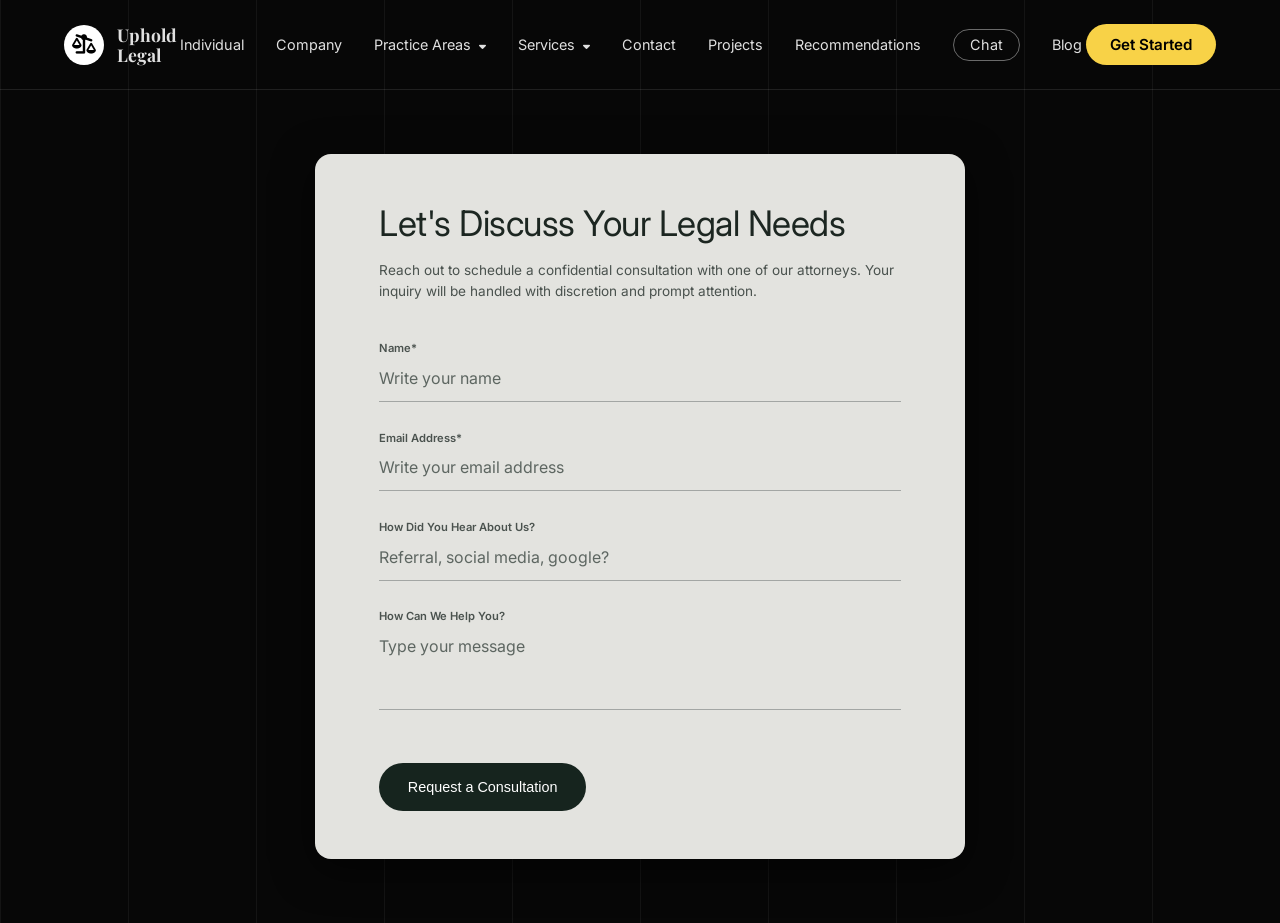
<file: chat.html>
<!DOCTYPE html>
<html lang="en">
<head>
    <meta charset="UTF-8">
    <meta name="viewport" content="width=device-width, initial-scale=1.0">
    <title>Chat - Uphold Legal</title>
    <link rel="stylesheet" href="style.css">
    <link rel="stylesheet" href="https://cdnjs.cloudflare.com/ajax/libs/font-awesome/6.5.2/css/all.min.css">
</head>
<body>
    <!-- Background Grid Lines -->
    <div class="bg-grid"></div>

    <nav class="navbar">
        <div class="nav-logo">
            <div class="logo-icon"><i class="fas fa-balance-scale-right"></i></div>
            <div class="logo-text">Uphold<br>Legal</div>
        </div>
        <ul class="nav-links">
            <li><a href="index.html">Individual</a></li>
            <li><a href="#">Company</a></li>
            <li><a href="#">Practice Areas <i class="fas fa-caret-down"></i></a></li>
            <li><a href="#">Services <i class="fas fa-caret-down"></i></a></li>
            <li><a href="contact.html">Contact</a></li>
            <li><a href="projects.html">Projects</a></li>
            <li><a href="recommendations.html">Recommendations</a></li>
            <li><a href="chat.html" class="active-pill">Chat</a></li>
            <li><a href="#">Blog</a></li>
        </ul>
        <a href="#" class="btn-primary">Get Started</a>
    </nav>

    <main class="page-container">
        <div class="form-card">
            <h1>Let's Discuss Your Legal Needs</h1>
            <p class="form-description">Reach out to schedule a confidential consultation with one of our attorneys. Your inquiry will be handled with discretion and prompt attention.</p>
            
            <form action="#" method="POST" class="consultation-form">
                <div class="input-group">
                    <label for="name">Name*</label>
                    <input type="text" id="name" name="name" placeholder="Write your name" required>
                </div>
                
                <div class="input-group">
                    <label for="email">Email Address*</label>
                    <input type="email" id="email" name="email" placeholder="Write your email address" required>
                </div>
                
                <div class="input-group">
                    <label for="referral">How did you hear about us?</label>
                    <input type="text" id="referral" name="referral" placeholder="Referral, social media, google?">
                </div>
                
                <div class="input-group">
                    <label for="message">How can we help you?</label>
                    <textarea id="message" name="message" placeholder="Type your message" rows="3" required></textarea>
                </div>
                
                <button type="submit" class="btn-submit">Request a Consultation</button>
            </form>
        </div>
    </main>
</body>
</html>
</file>
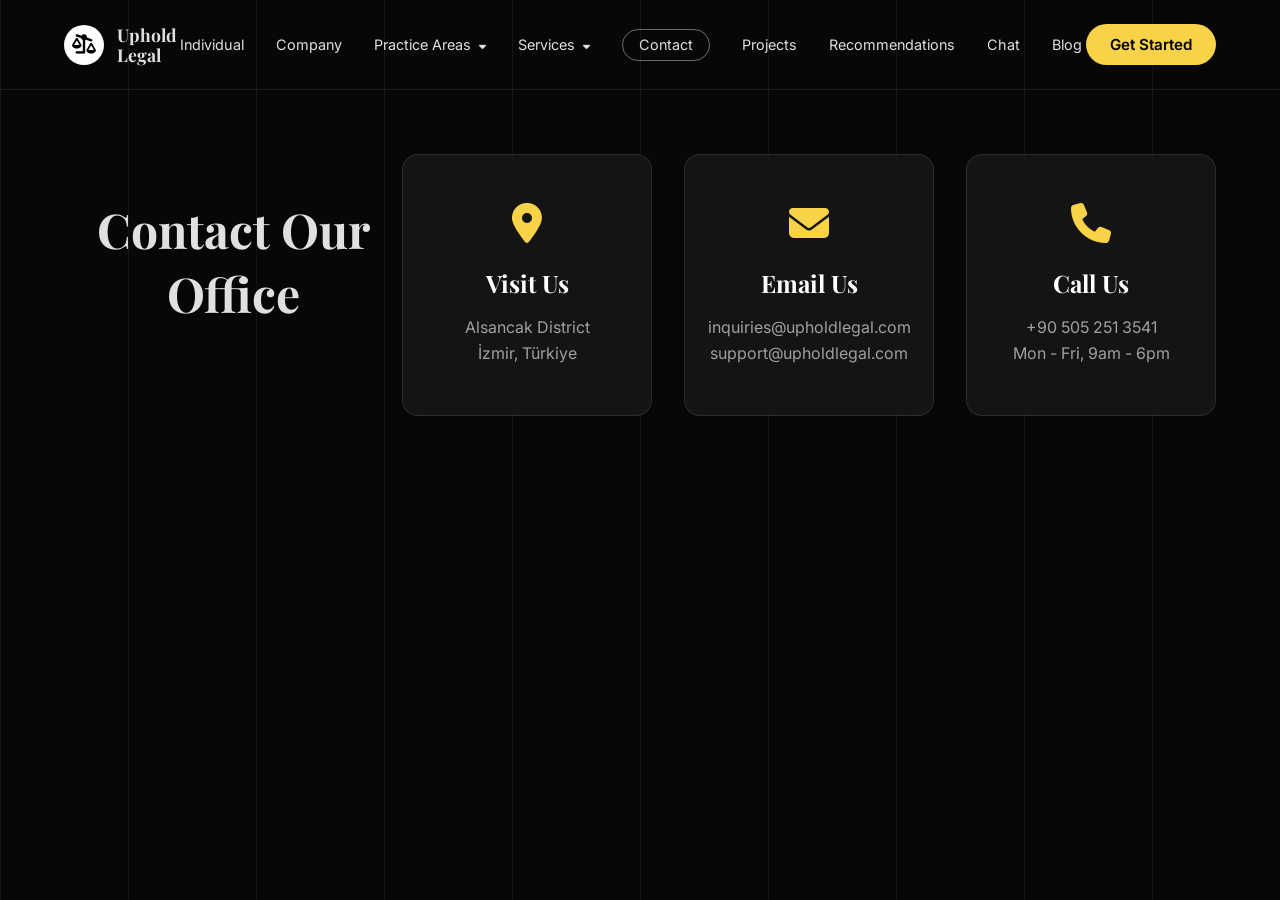
<file: contact.html>
<!DOCTYPE html>
<html lang="en">
<head>
    <meta charset="UTF-8">
    <meta name="viewport" content="width=device-width, initial-scale=1.0">
    <title>Contact - Uphold Legal</title>
    <link rel="stylesheet" href="style.css">
    <link rel="stylesheet" href="https://cdnjs.cloudflare.com/ajax/libs/font-awesome/6.5.2/css/all.min.css">
</head>
<body>
    <div class="bg-grid"></div>
    
    <nav class="navbar">
        <div class="nav-logo">
            <div class="logo-icon"><i class="fas fa-balance-scale-right"></i></div>
            <div class="logo-text">Uphold<br>Legal</div>
        </div>
        <ul class="nav-links">
            <li><a href="index.html">Individual</a></li>
            <li><a href="#">Company</a></li>
            <li><a href="#">Practice Areas <i class="fas fa-caret-down"></i></a></li>
            <li><a href="#">Services <i class="fas fa-caret-down"></i></a></li>
            <li><a href="contact.html" class="active-pill">Contact</a></li>
            <li><a href="projects.html">Projects</a></li>
            <li><a href="recommendations.html">Recommendations</a></li>
            <li><a href="chat.html">Chat</a></li>
            <li><a href="#">Blog</a></li>
        </ul>
        <a href="#" class="btn-primary">Get Started</a>
    </nav>

    <main class="page-container" style="padding: 4rem; z-index: 2; position: relative;">
        <h1 style="font-family: 'Playfair Display', serif; font-size: 3rem; text-align: center; margin-bottom: 3rem;">Contact Our Office</h1>
        
        <div class="contact-grid">
            <div class="glass-card contact-info">
                <i class="fas fa-map-marker-alt contact-icon"></i>
                <h2>Visit Us</h2>
                <p>Alsancak District<br>İzmir, Türkiye</p>
            </div>

            <div class="glass-card contact-info">
                <i class="fas fa-envelope contact-icon"></i>
                <h2>Email Us</h2>
                <p>inquiries@upholdlegal.com<br>support@upholdlegal.com</p>
            </div>

            <div class="glass-card contact-info">
                <i class="fas fa-phone contact-icon"></i>
                <h2>Call Us</h2>
                <p>+90 505 251 3541<br>Mon - Fri, 9am - 6pm</p>
            </div>
        </div>
    </main>
</body>
</html>
</file>
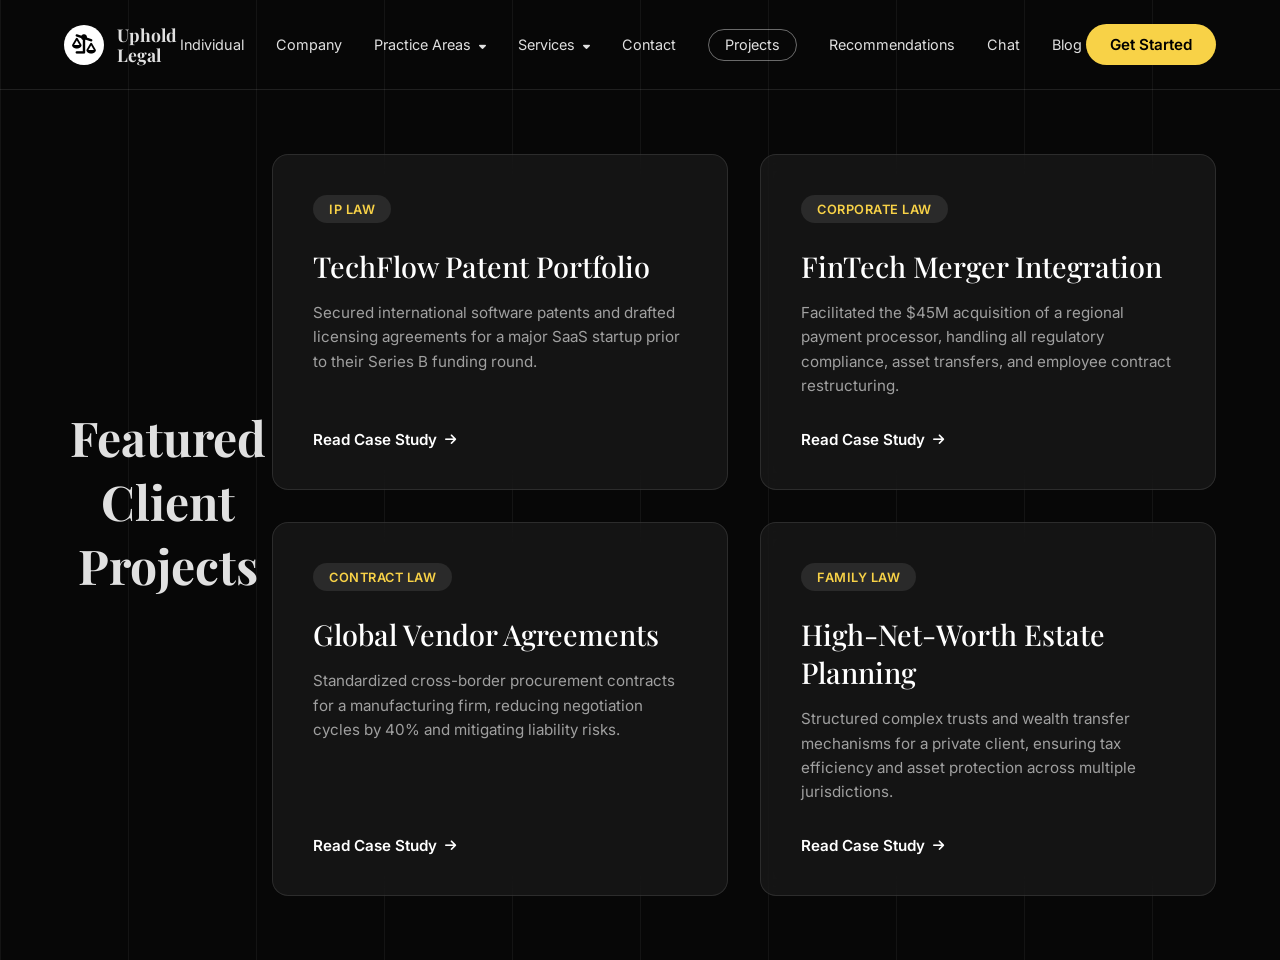
<file: projects.html>
<!DOCTYPE html>
<html lang="en">
<head>
    <meta charset="UTF-8">
    <meta name="viewport" content="width=device-width, initial-scale=1.0">
    <title>Projects - Uphold Legal</title>
    <link rel="stylesheet" href="style.css">
    <link rel="stylesheet" href="https://cdnjs.cloudflare.com/ajax/libs/font-awesome/6.5.2/css/all.min.css">
</head>
<body>
    <div class="bg-grid"></div>
    
    <nav class="navbar">
        <div class="nav-logo">
            <div class="logo-icon"><i class="fas fa-balance-scale-right"></i></div>
            <div class="logo-text">Uphold<br>Legal</div>
        </div>
        <ul class="nav-links">
            <li><a href="index.html">Individual</a></li>
            <li><a href="#">Company</a></li>
            <li><a href="#">Practice Areas <i class="fas fa-caret-down"></i></a></li>
            <li><a href="#">Services <i class="fas fa-caret-down"></i></a></li>
            <li><a href="contact.html">Contact</a></li>
            <li><a href="projects.html" class="active-pill">Projects</a></li>
            <li><a href="recommendations.html">Recommendations</a></li>
            <li><a href="chat.html">Chat</a></li>
            <li><a href="#">Blog</a></li>
        </ul>
        <a href="#" class="btn-primary">Get Started</a>
    </nav>

    <main class="page-container" style="padding: 4rem; z-index: 2; position: relative;">
        <h1 style="font-family: 'Playfair Display', serif; font-size: 3rem; text-align: center; margin-bottom: 3rem;">Featured Client Projects</h1>
        
        <div class="projects-grid">
            <div class="glass-card project-card">
                <div class="project-tag">IP Law</div>
                <h2>TechFlow Patent Portfolio</h2>
                <p>Secured international software patents and drafted licensing agreements for a major SaaS startup prior to their Series B funding round.</p>
                <a href="#" class="project-link">Read Case Study <i class="fas fa-arrow-right"></i></a>
            </div>

            <div class="glass-card project-card">
                <div class="project-tag">Corporate Law</div>
                <h2 >FinTech Merger Integration</h2>
                <p>Facilitated the $45M acquisition of a regional payment processor, handling all regulatory compliance, asset transfers, and employee contract restructuring.</p>
                <a href="#" class="project-link">Read Case Study <i class="fas fa-arrow-right"></i></a>
            </div>

            <div class="glass-card project-card">
                <div class="project-tag">Contract Law</div>
                <h2>Global Vendor Agreements</h2>
                <p>Standardized cross-border procurement contracts for a manufacturing firm, reducing negotiation cycles by 40% and mitigating liability risks.</p>
                <a href="#" class="project-link">Read Case Study <i class="fas fa-arrow-right"></i></a>
            </div>
            
            <div class="glass-card project-card">
                <div class="project-tag">Family Law</div>
                <h2>High-Net-Worth Estate Planning</h2>
                <p>Structured complex trusts and wealth transfer mechanisms for a private client, ensuring tax efficiency and asset protection across multiple jurisdictions.</p>
                <a href="#" class="project-link">Read Case Study <i class="fas fa-arrow-right"></i></a>
            </div>
        </div>
    </main>
</body>
</html>
</file>
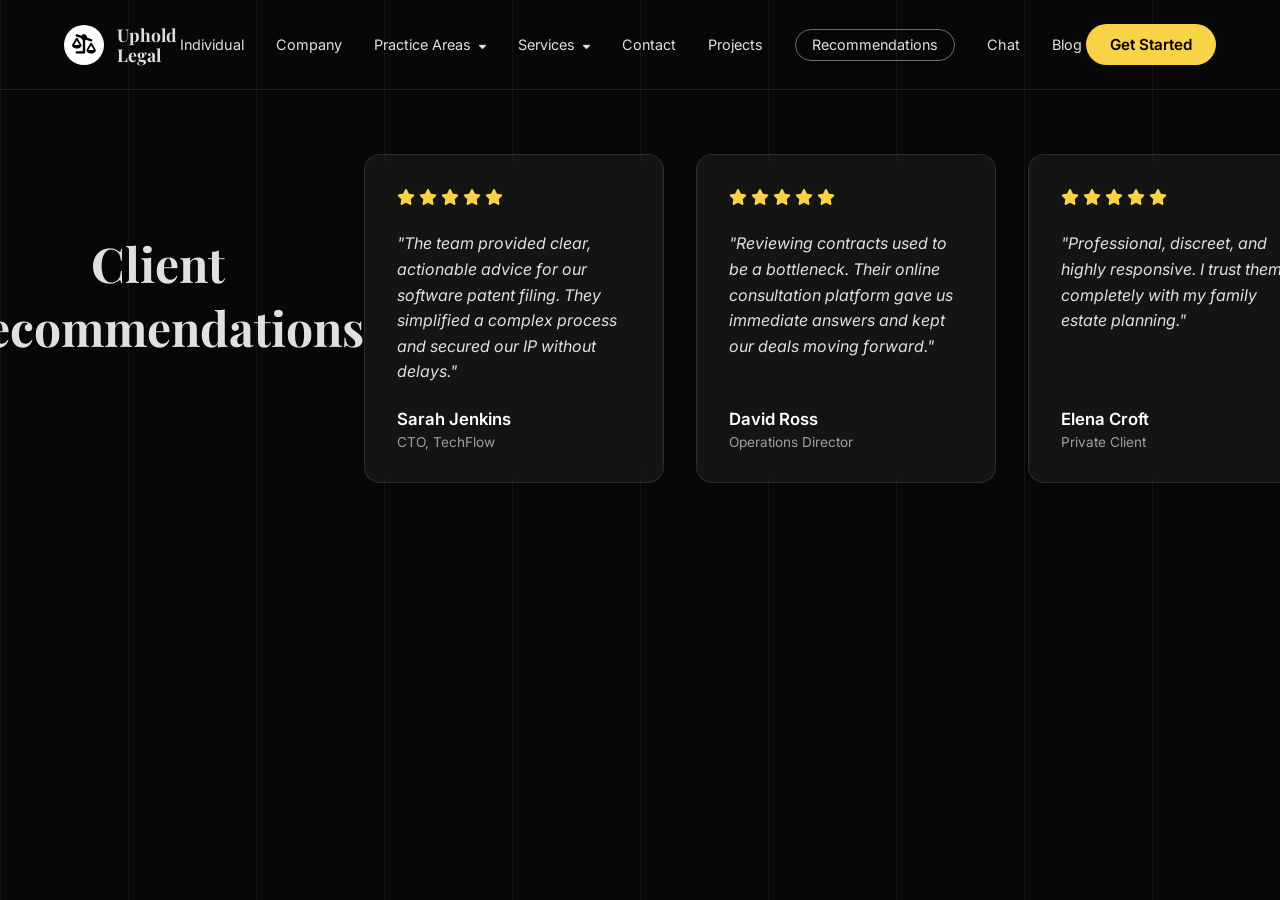
<file: recommendations.html>
<!DOCTYPE html>
<html lang="en">
<head>
    <meta charset="UTF-8">
    <meta name="viewport" content="width=device-width, initial-scale=1.0">
    <title>Recommendations - Uphold Legal</title>
    <link rel="stylesheet" href="style.css">
    <link rel="stylesheet" href="https://cdnjs.cloudflare.com/ajax/libs/font-awesome/6.5.2/css/all.min.css">
</head>
<body>
    <div class="bg-grid"></div>
    
    <nav class="navbar">
        <div class="nav-logo">
            <div class="logo-icon"><i class="fas fa-balance-scale-right"></i></div>
            <div class="logo-text">Uphold<br>Legal</div>
        </div>
        <ul class="nav-links">
            <li><a href="index.html">Individual</a></li>
            <li><a href="#">Company</a></li>
            <li><a href="#">Practice Areas <i class="fas fa-caret-down"></i></a></li>
            <li><a href="#">Services <i class="fas fa-caret-down"></i></a></li>
            <li><a href="contact.html">Contact</a></li>
            <li><a href="projects.html">Projects</a></li>
            <li><a href="recommendations.html" class="active-pill">Recommendations</a></li>
            <li><a href="chat.html">Chat</a></li>
            <li><a href="#">Blog</a></li>
        </ul>
        <a href="#" class="btn-primary">Get Started</a>
    </nav>

    <main class="page-container" style="padding: 4rem; z-index: 2; position: relative;">
        <h1 style="font-family: 'Playfair Display', serif; font-size: 3rem; text-align: center; margin-bottom: 3rem;">Client Recommendations</h1>
        
        <div class="recommendations-grid">
            <div class="glass-card testimonial">
                <div class="stars">
                    <i class="fas fa-star"></i><i class="fas fa-star"></i><i class="fas fa-star"></i><i class="fas fa-star"></i><i class="fas fa-star"></i>
                </div>
                <p class="quote">"The team provided clear, actionable advice for our software patent filing. They simplified a complex process and secured our IP without delays."</p>
                <div class="client-info">
                    <strong>Sarah Jenkins</strong>
                    <span>CTO, TechFlow</span>
                </div>
            </div>

            <div class="glass-card testimonial">
                <div class="stars">
                    <i class="fas fa-star"></i><i class="fas fa-star"></i><i class="fas fa-star"></i><i class="fas fa-star"></i><i class="fas fa-star"></i>
                </div>
                <p class="quote">"Reviewing contracts used to be a bottleneck. Their online consultation platform gave us immediate answers and kept our deals moving forward."</p>
                <div class="client-info">
                    <strong>David Ross</strong>
                    <span>Operations Director</span>
                </div>
            </div>

            <div class="glass-card testimonial">
                <div class="stars">
                    <i class="fas fa-star"></i><i class="fas fa-star"></i><i class="fas fa-star"></i><i class="fas fa-star"></i><i class="fas fa-star"></i>
                </div>
                <p class="quote">"Professional, discreet, and highly responsive. I trust them completely with my family estate planning."</p>
                <div class="client-info">
                    <strong>Elena Croft</strong>
                    <span>Private Client</span>
                </div>
            </div>
        </div>
    </main>
</body>
</html>
</file>
<file: style.css>
@import url('https://fonts.googleapis.com/css2?family=Playfair+Display:wght@500;700&family=Inter:wght@300;400;500;600&display=swap');

* {
    box-sizing: border-box;
    margin: 0;
    padding: 0;
}

body {
    background-color: #070707;
    color: #e0e0e0;
    font-family: 'Inter', sans-serif;
    min-height: 100vh;
    overflow-x: hidden;
    position: relative;
}

/* Vertical Grid Lines */
.bg-grid {
    position: absolute;
    top: 0; left: 0; right: 0; bottom: 0;
    background-image: linear-gradient(to right, rgba(255,255,255,0.05) 1px, transparent 1px);
    background-size: 10vw 100%;
    z-index: -1;
}

a {
    text-decoration: none;
    color: inherit;
}

/* Navigation */
.navbar {
    display: flex;
    justify-content: space-between;
    align-items: center;
    padding: 1.5rem 4rem;
    border-bottom: 1px solid rgba(255,255,255,0.1);
}

.nav-logo {
    display: flex;
    align-items: center;
    gap: 0.8rem;
}

.logo-icon {
    background: #fff;
    color: #000;
    border-radius: 50%;
    width: 40px; height: 40px;
    display: flex;
    justify-content: center;
    align-items: center;
    font-size: 1.2rem;
}

.logo-text {
    font-family: 'Playfair Display', serif;
    font-weight: 700;
    line-height: 1.1;
    font-size: 1.1rem;
}

.nav-links {
    display: flex;
    list-style: none;
    gap: 2rem;
    font-size: 0.9rem;
    align-items: center;
}

.nav-links i {
    font-size: 0.7rem;
    margin-left: 4px;
}

.active-pill {
    border: 1px solid rgba(255,255,255,0.4);
    padding: 0.4rem 1rem;
    border-radius: 20px;
}

.btn-primary {
    background-color: #F8D247;
    color: #000;
    padding: 0.7rem 1.5rem;
    border-radius: 25px;
    font-weight: 600;
    font-size: 0.95rem;
    transition: background 0.2s;
}

.btn-primary:hover {
    background-color: #e5be38;
}

/* Hero Section */
.hero-container {
    display: flex;
    flex-direction: column;
    align-items: center;
    padding-top: 4rem;
    position: relative;
}

.hero-text {
    text-align: center;
    z-index: 2;
}

.hero-text h1 {
    font-family: 'Playfair Display', serif;
    font-size: 4.5rem;
    line-height: 1.1;
    margin-bottom: 1rem;
    font-weight: 500;
}

.hero-text p {
    font-size: 1.1rem;
    color: #a0a0a0;
    margin-bottom: 2rem;
    line-height: 1.5;
}

/* Central Image and Floating Layout */
.hero-visuals {
    position: relative;
    width: 100%;
    max-width: 1200px;
    height: 600px;
    margin-top: -3rem;
    display: flex;
    justify-content: center;
}

.center-portrait {
    height: 100%;
    object-fit: contain;
    z-index: 1;
    mask-image: linear-gradient(to bottom, black 60%, transparent 100%);
    -webkit-mask-image: linear-gradient(to bottom, black 60%, transparent 100%);
}

/* Glassmorphism Components */
.floating-card, .glass-box {
    background: rgba(30, 30, 30, 0.6);
    backdrop-filter: blur(12px);
    -webkit-backdrop-filter: blur(12px);
    border: 1px solid rgba(255,255,255,0.1);
    border-radius: 16px;
    position: absolute;
    z-index: 3;
}

/* Widget Positions */
.audio-widget { top: 20%; left: 10%; padding: 0.8rem 1.2rem; display: flex; align-items: center; gap: 1rem; border-radius: 30px; }
.waveform { letter-spacing: 2px; color: #888; font-size: 0.8rem; }
.avatar-sm { width: 30px; height: 30px; border-radius: 50%; }

.document-widget { top: 35%; left: 8%; padding: 1rem; }
.document-widget img { width: 150px; border-radius: 8px; margin-bottom: 0.5rem; }
.doc-status { font-size: 0.8rem; display: flex; justify-content: space-between; align-items: center; }
.doc-status i { color: #4CAF50; }

.metric-widget { bottom: 15%; left: 12%; padding: 1.5rem; width: 180px; }
.metric-widget i { font-size: 1.5rem; margin-bottom: 1rem; color: #888; }
.metric-widget h2 { font-size: 2rem; margin-bottom: 0.2rem; }
.metric-widget p { font-size: 0.8rem; color: #aaa; }

.secure-widget { top: 25%; right: 12%; padding: 1.5rem; width: 220px; }
.secure-widget i { font-size: 1.2rem; margin-bottom: 1rem; border: 1px solid rgba(255,255,255,0.3); padding: 0.5rem; border-radius: 50%; }

.success-widget { top: 50%; right: 10%; padding: 1.5rem; display: flex; gap: 1.5rem; align-items: center; }
.chart-bars { display: flex; gap: 4px; align-items: flex-end; height: 40px; }
.bar { width: 8px; background: #666; border-radius: 2px; }
.bar.h-50 { height: 20px; } .bar.h-80 { height: 35px; background: #ddd; } .bar.h-60 { height: 25px; }

.chat-widget { bottom: 30%; right: 15%; padding: 0.8rem 1.2rem; border-radius: 20px; background: rgba(50, 50, 50, 0.8); }
.chat-widget p { font-size: 0.85rem; display: flex; gap: 1rem; align-items: center; }
.chat-widget span { color: #888; font-size: 0.75rem; }
.chat-widget i { color: #4CAF50; }

/* Bottom Practice Areas */
.practice-areas {
    display: flex;
    gap: 1rem;
    z-index: 4;
    margin-top: -4rem;
}

.glass-box {
    position: relative;
    display: flex;
    align-items: center;
    padding: 1.5rem;
    width: 320px;
    gap: 1.2rem;
    transition: transform 0.2s, background 0.2s;
}

.glass-box:hover {
    transform: translateY(-5px);
    background: rgba(50, 50, 50, 0.8);
}

.active-box {
    background: rgba(60, 60, 60, 0.8);
    border-color: rgba(255,255,255,0.3);
}

.box-header i {
    font-size: 1.8rem;
}

.box-text h2 {
    font-size: 1.2rem;
    margin-bottom: 0.3rem;
}

.box-text p {
    font-size: 0.8rem;
    color: #aaa;
}

.arrow {
    margin-left: auto;
    color: #666;
}

.bottom-action {
    margin: 4rem 0;
    z-index: 4;
}


/* Form Layout and Container */
.page-container {
    display: flex;
    justify-content: center;
    align-items: center;
    padding: 4rem 2rem;
    position: relative;
    z-index: 2;
}

.form-card {
    background-color: #e3e3df; /* Matches the light beige/gray from the image */
    color: #1c2621; /* Dark text color */
    padding: 3rem 4rem;
    border-radius: 16px;
    width: 100%;
    max-width: 650px;
    box-shadow: 0 10px 40px rgba(0,0,0,0.6);
}

.form-card h1 {
    font-family: 'Inter', sans-serif;
    font-size: 2.2rem;
    font-weight: 400;
    margin-bottom: 1rem;
    letter-spacing: -0.5px;
}

.form-description {
    font-size: 0.85rem;
    color: #4a524e;
    margin-bottom: 2.5rem;
    line-height: 1.5;
}

/* Input Fields */
.consultation-form {
    display: flex;
    flex-direction: column;
    gap: 1.8rem;
}

.input-group {
    display: flex;
    flex-direction: column;
}

.input-group label {
    font-size: 0.7rem;
    font-weight: 600;
    margin-bottom: 0.5rem;
    color: #4a524e;
    text-transform: capitalize;
}

.input-group input,
.input-group textarea {
    background: transparent;
    border: none;
    border-bottom: 1px solid #a3a6a4;
    padding: 0.3rem 0 0.8rem 0;
    font-size: 1rem;
    font-family: 'Inter', sans-serif;
    color: #1c2621;
    outline: none;
    resize: none;
    transition: border-color 0.2s ease;
}

.input-group input::placeholder,
.input-group textarea::placeholder {
    color: #5d6661;
}

.input-group input:focus,
.input-group textarea:focus {
    border-bottom: 1px solid #1c2621;
}

/* Submit Button */
.btn-submit {
    background-color: #16241e;
    color: #ffffff;
    border: none;
    padding: 1rem 1.8rem;
    border-radius: 25px;
    font-size: 0.9rem;
    cursor: pointer;
    width: fit-content;
    margin-top: 1.5rem;
    transition: background-color 0.2s ease;
}

.btn-submit:hover {
    background-color: #263830;
}



/* Recommendations Grid */
.recommendations-grid {
    display: grid;
    grid-template-columns: repeat(auto-fit, minmax(300px, 1fr));
    gap: 2rem;
    max-width: 1100px;
    margin: 0 auto;
}

/* Testimonial Cards */
.glass-card.testimonial {
    background: rgba(30, 30, 30, 0.6);
    backdrop-filter: blur(12px);
    -webkit-backdrop-filter: blur(12px);
    border: 1px solid rgba(255,255,255,0.1);
    border-radius: 16px;
    padding: 2rem;
    display: flex;
    flex-direction: column;
    gap: 1.5rem;
    transition: transform 0.2s ease;
}

.glass-card.testimonial:hover {
    transform: translateY(-5px);
}

.stars i {
    color: #F8D247;
    font-size: 1rem;
    margin-right: 4px;
}

.quote {
    font-size: 1rem;
    line-height: 1.6;
    color: #e0e0e0;
    font-style: italic;
    flex-grow: 1;
}

.client-info {
    display: flex;
    flex-direction: column;
}

.client-info strong {
    font-size: 1.05rem;
    color: #fff;
    font-weight: 600;
}

.client-info span {
    font-size: 0.85rem;
    color: #a0a0a0;
    margin-top: 0.3rem;
}




/* Projects Grid */
.projects-grid {
    display: grid;
    grid-template-columns: repeat(auto-fit, minmax(400px, 1fr));
    gap: 2rem;
    max-width: 1200px;
    margin: 0 auto;
}

/* Project Cards */
.glass-card.project-card {
    background: rgba(30, 30, 30, 0.6);
    backdrop-filter: blur(12px);
    -webkit-backdrop-filter: blur(12px);
    border: 1px solid rgba(255,255,255,0.1);
    border-radius: 16px;
    padding: 2.5rem;
    display: flex;
    flex-direction: column;
    align-items: flex-start;
    transition: transform 0.2s ease, border-color 0.2s ease;
}

.glass-card.project-card:hover {
    transform: translateY(-5px);
    border-color: rgba(255,255,255,0.3);
}

.project-tag {
    background-color: #2a2a2a;
    color: #F8D247;
    padding: 0.4rem 1rem;
    border-radius: 20px;
    font-size: 0.8rem;
    font-weight: 600;
    margin-bottom: 1.5rem;
    text-transform: uppercase;
    letter-spacing: 0.5px;
}

.project-card h2 {
    font-family: 'Playfair Display', serif;
    font-size: 1.8rem;
    margin-bottom: 1rem;
    color: #fff;
    font-weight: 500;
}

.project-card p {
    font-size: 0.95rem;
    line-height: 1.6;
    color: #a0a0a0;
    margin-bottom: 2rem;
    flex-grow: 1;
}

.project-link {
    color: #fff;
    font-weight: 600;
    font-size: 0.95rem;
    display: flex;
    align-items: center;
    gap: 0.5rem;
    transition: color 0.2s ease;
}

.project-link:hover {
    color: #F8D247;
}

.project-link i {
    font-size: 0.8rem;
    transition: transform 0.2s ease;
}

.project-link:hover i {
    transform: translateX(4px);
}




/* Contact Grid */
.contact-grid {
    display: grid;
    grid-template-columns: repeat(auto-fit, minmax(250px, 1fr));
    gap: 2rem;
    max-width: 1000px;
    margin: 0 auto;
}

/* Contact Info Cards */
.glass-card.contact-info {
    background: rgba(30, 30, 30, 0.6);
    backdrop-filter: blur(12px);
    -webkit-backdrop-filter: blur(12px);
    border: 1px solid rgba(255,255,255,0.1);
    border-radius: 16px;
    padding: 3rem 2rem;
    display: flex;
    flex-direction: column;
    align-items: center;
    text-align: center;
    transition: transform 0.2s ease, border-color 0.2s ease;
}

.glass-card.contact-info:hover {
    transform: translateY(-5px);
    border-color: rgba(255,255,255,0.3);
}

.contact-icon {
    font-size: 2.5rem;
    color: #F8D247;
    margin-bottom: 1.5rem;
}

.contact-info h2 {
    font-family: 'Playfair Display', serif;
    font-size: 1.5rem;
    margin-bottom: 1rem;
    color: #fff;
}

.contact-info p {
    font-size: 1rem;
    line-height: 1.6;
    color: #a0a0a0;
}
</file>
